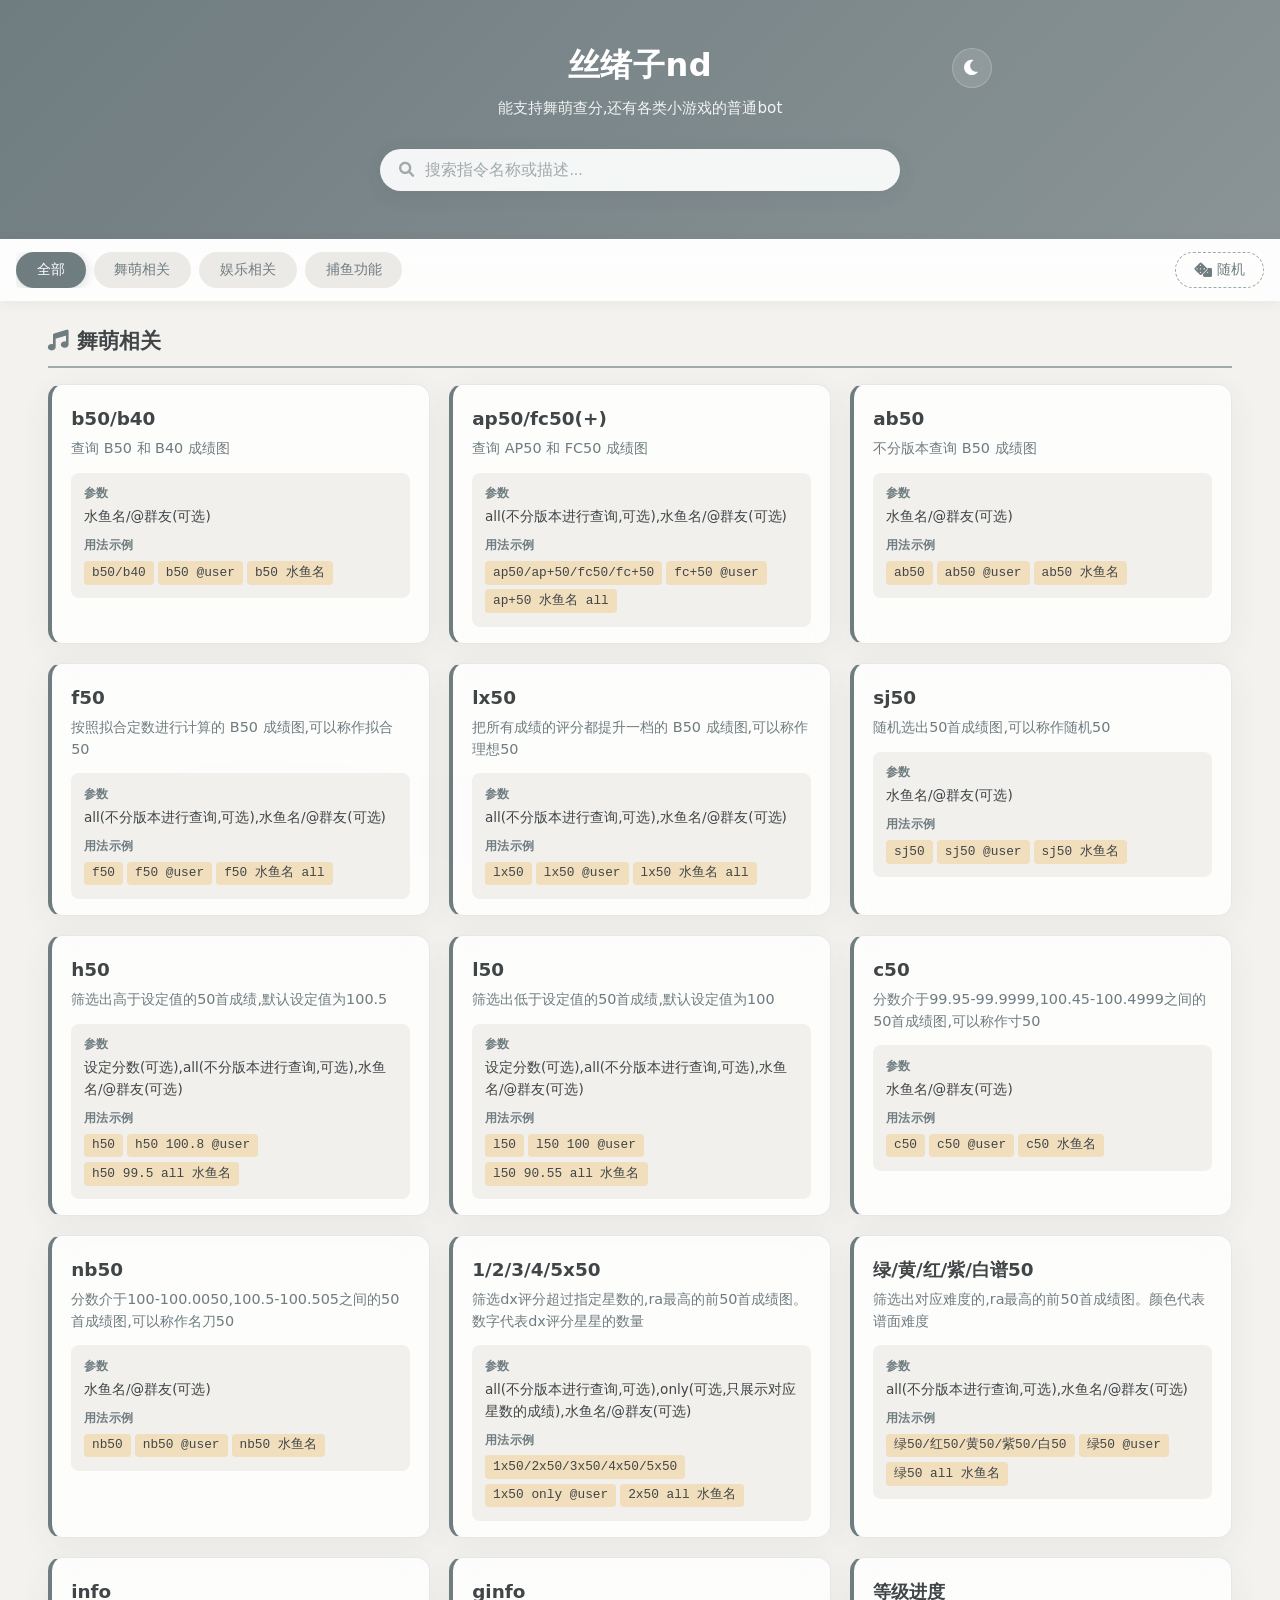
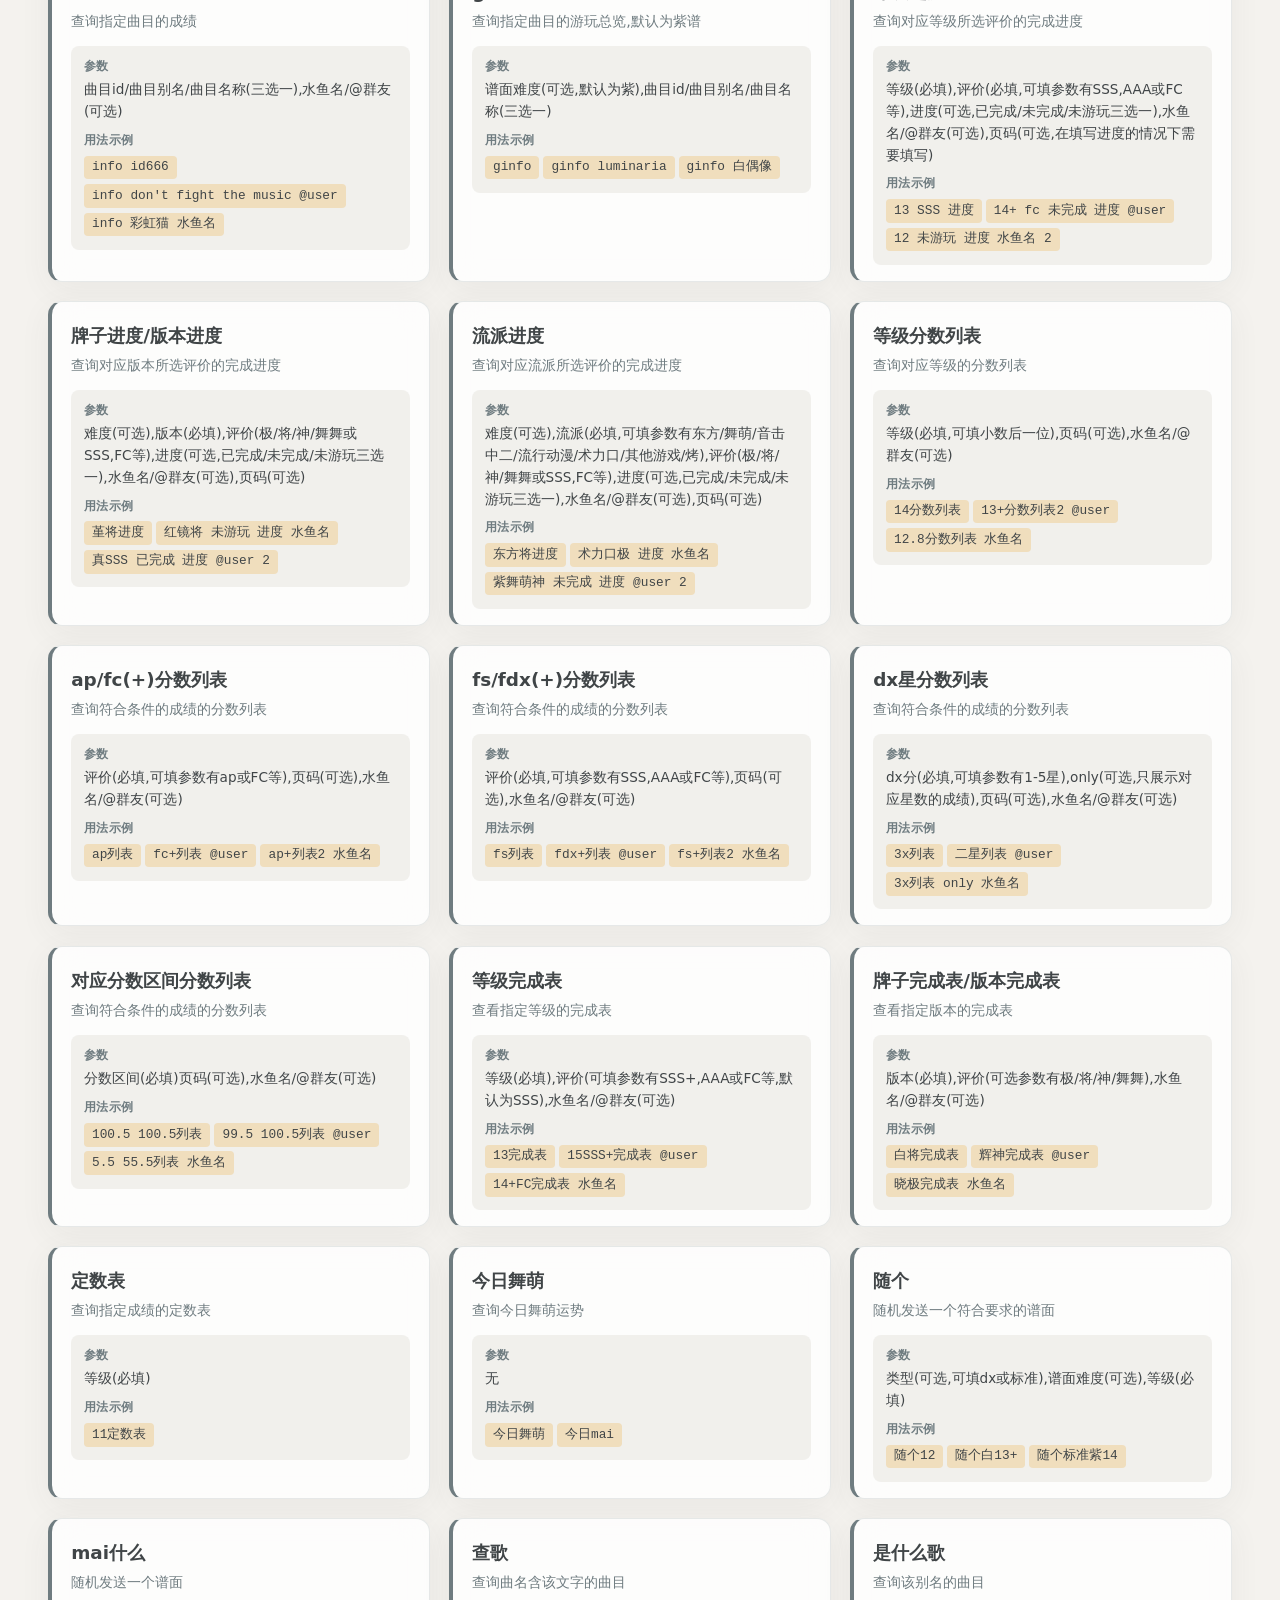
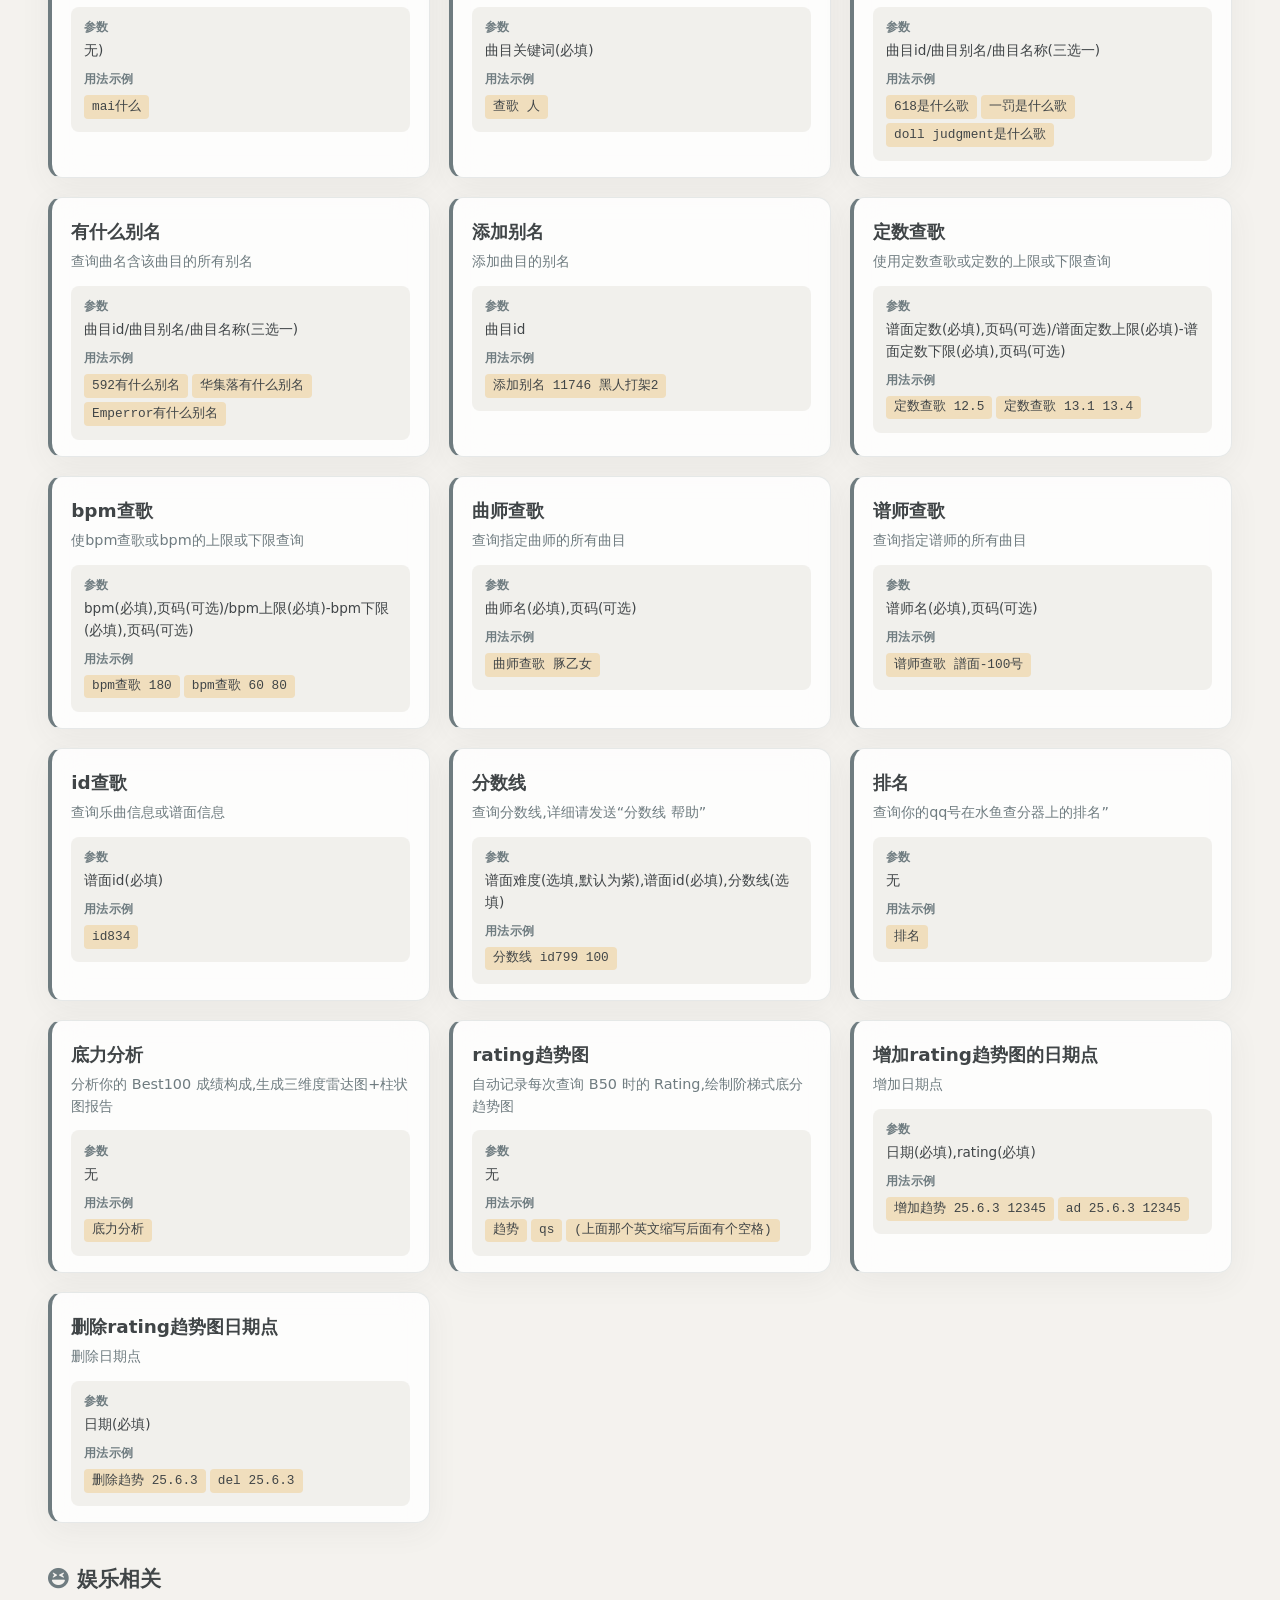
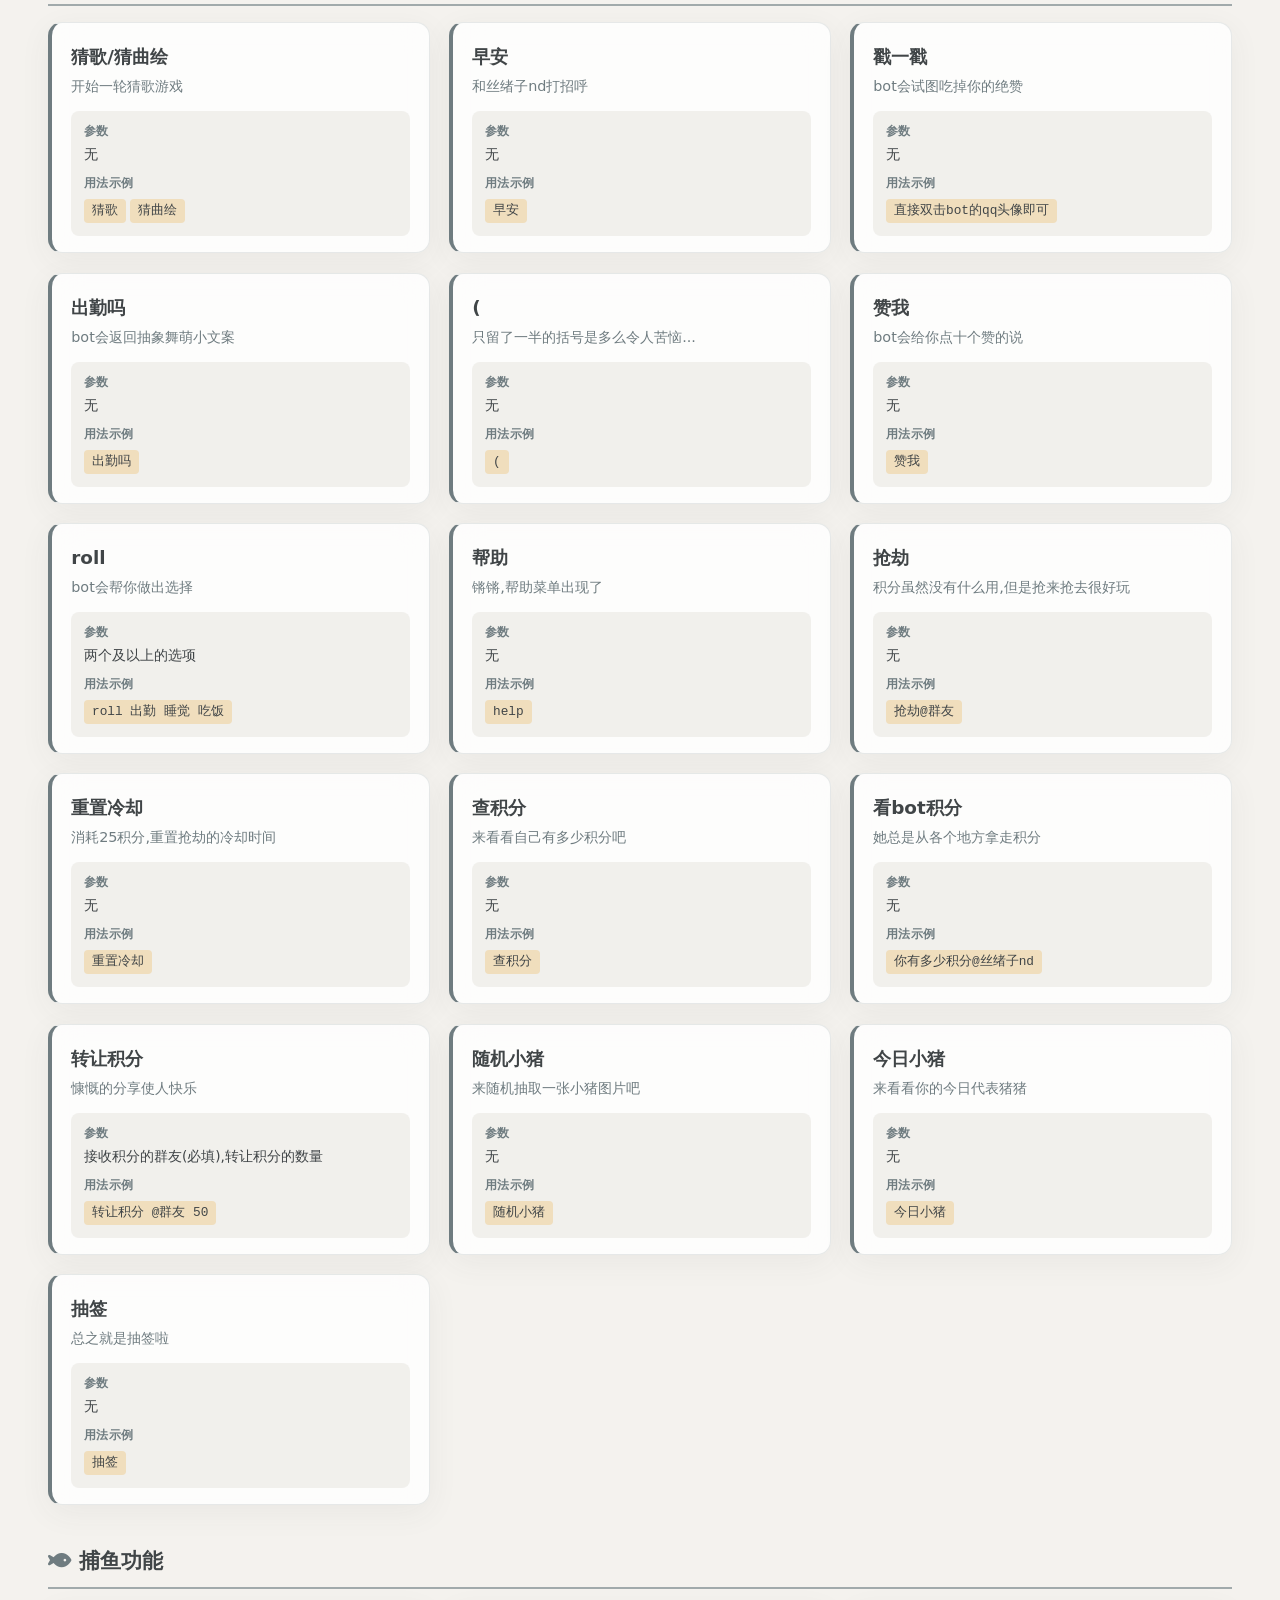
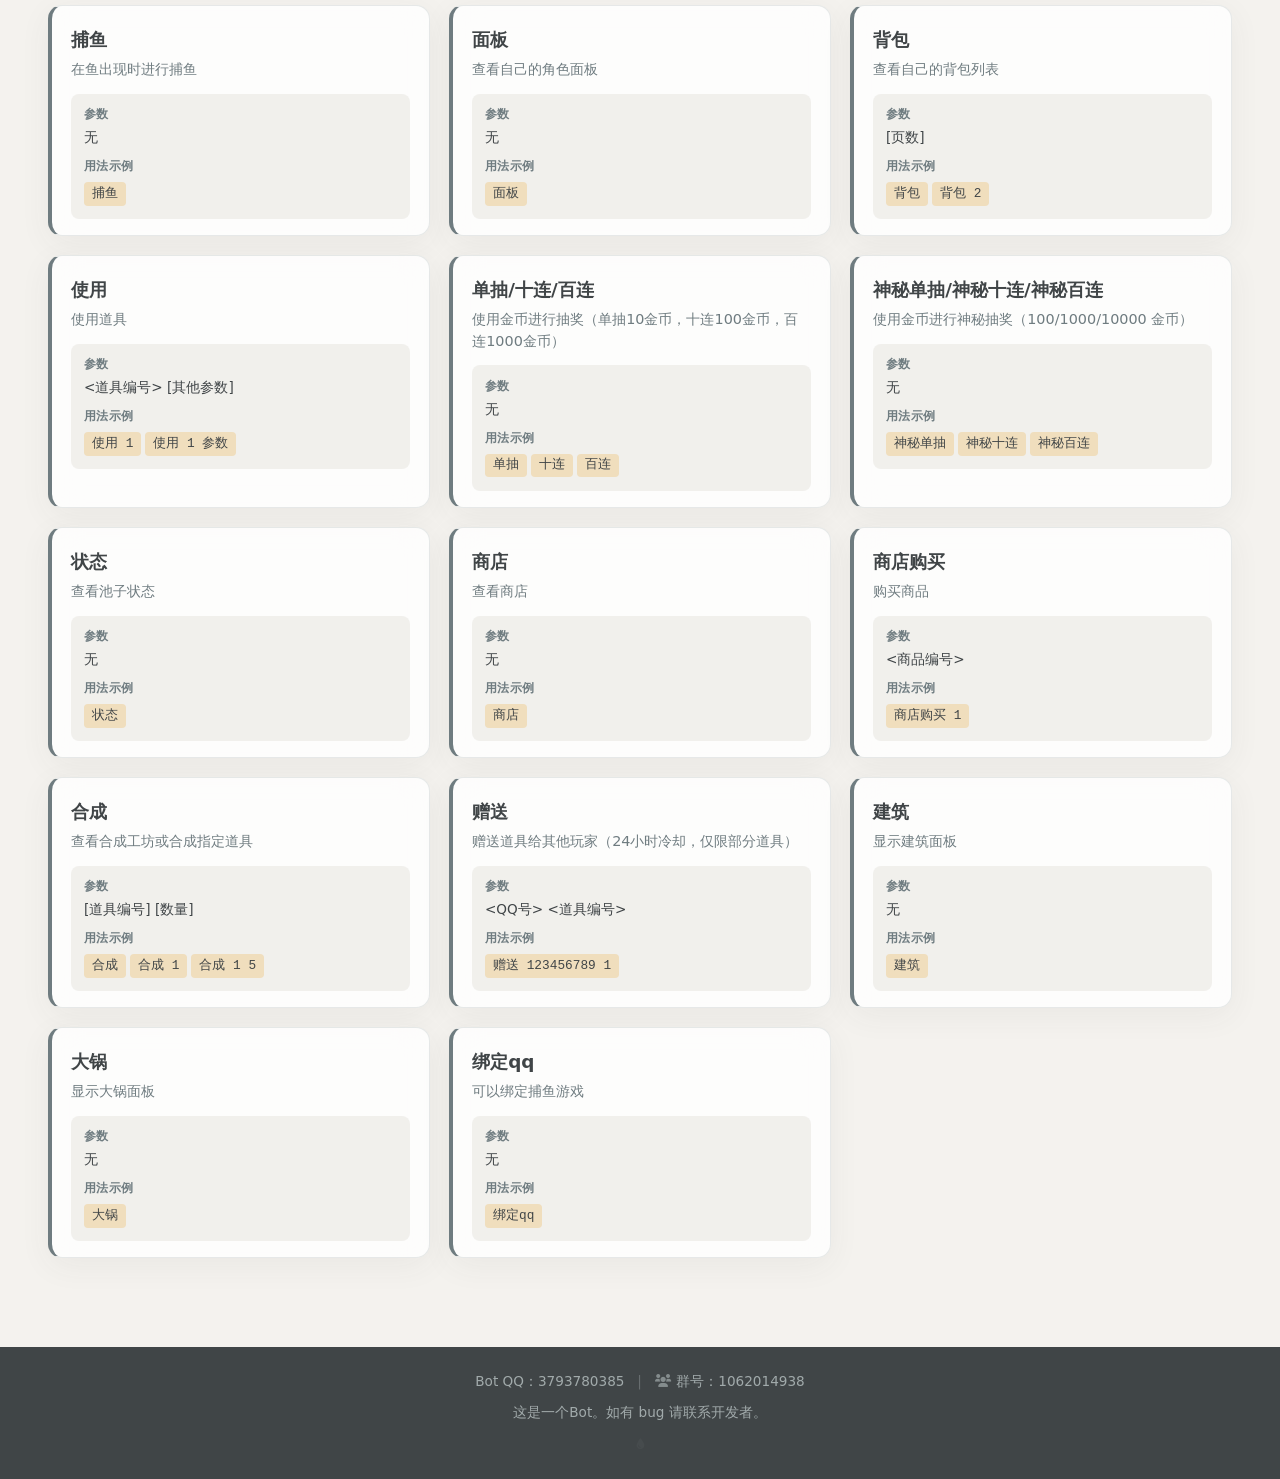
<file: html/note/index.html>
<!DOCTYPE html>
<html lang="zh-CN">
<head>
    <meta charset="UTF-8">
    <meta name="viewport" content="width=device-width, initial-scale=1.0">
    <title>丝绪子的便签纸</title>
    <!-- 预连接与预加载 -->
    <link rel="stylesheet" href="css/style.css">
    <link href="https://cdnjs.cloudflare.com/ajax/libs/font-awesome/6.0.0/css/all.min.css" rel="stylesheet">
    <!-- 手写体字体 -->
    <link href="https://fonts.googleapis.com/css2?family=ZCOOL+KuaiLe&family=Ma+Shan+Zheng&display=swap" rel="stylesheet">
    <!-- 主题色 -->
    <meta name="theme-color" content="#6F7C80">
<base target="_blank">
</head>
<body>
    <!-- 水波纹过渡层 -->
    <div id="transition-overlay"></div>

    <!-- 雨季彩蛋雨滴容器 -->
    <div id="rainContainer" class="rain-container"></div>

    <!-- 顶部区域 -->
    <header class="site-header">
        <div class="header-inner">
            <button class="theme-toggle" id="themeToggle" aria-label="切换主题">
                <i class="fa-solid fa-moon"></i>
            </button>
            <h1 id="site-title">丝绪子的便签纸</h1>
            <p id="site-desc">加载中...</p>

            <div class="search-wrap">
                <i class="fa-solid fa-search" aria-hidden="true"></i>
                <input type="text" id="searchInput" placeholder="搜索指令名称或描述..." autocomplete="off" aria-label="搜索">
                <button id="clearSearch" class="clear-btn" aria-label="清除搜索">
                    <i class="fa-solid fa-times"></i>
                </button>
            </div>
        </div>
    </header>

    <!-- 分类导航 -->
    <nav class="category-nav" id="categoryNav" aria-label="指令分类">
        <div class="cat-list" id="catList"></div>
        <button id="randomBtn" class="random-btn-nav" title="不知道玩什么？">
            <i class="fa-solid fa-dice"></i>
            <span>随机</span>
        </button>
    </nav>

    <!-- 指令内容 -->
    <main class="main-content" id="mainContent">
        <!-- 动态生成 -->
    </main>

    <!-- 日记便签弹窗 -->
    <div id="diaryModal" class="diary-modal">
        <div class="diary-modal-backdrop"></div>
        <div class="diary-modal-content">
            <button class="diary-modal-close" id="diaryModalClose" aria-label="关闭">
                <i class="fa-solid fa-xmark"></i>
            </button>
            <!-- 上一篇按钮 -->
            <button class="diary-nav-btn diary-nav-prev" id="diaryNavPrev" aria-label="上一篇" title="上一篇">
                <i class="fa-solid fa-chevron-left"></i>
            </button>
            <!-- 下一篇按钮 -->
            <button class="diary-nav-btn diary-nav-next" id="diaryNavNext" aria-label="下一篇" title="下一篇">
                <i class="fa-solid fa-chevron-right"></i>
            </button>
            <!-- 翻页指示器 -->
            <div class="diary-nav-indicator" id="diaryNavIndicator"></div>

            <div class="diary-modal-header">
                <div class="diary-modal-pin">
                    <i class="fa-solid fa-thumbtack"></i>
                </div>
                <div class="diary-modal-mood" id="diaryModalMood"></div>
                <h3 class="diary-modal-title" id="diaryModalTitle"></h3>
                <div class="diary-modal-meta">
                    <span id="diaryModalDate"><i class="fa-regular fa-calendar"></i> <span></span></span>
                    <span id="diaryModalWeather"><i class="fa-solid fa-cloud-sun"></i> <span></span></span>
                </div>
            </div>
            <div class="diary-modal-body">
                <div class="diary-modal-text" id="diaryModalText"></div>
                <!-- 批注区域 -->
                <div class="diary-modal-annotations" id="diaryModalAnnotations"></div>
            </div>
            <div class="diary-modal-tape"></div>
        </div>
    </div>

    <!-- 隐藏笔记弹窗（特殊彩蛋） -->
    <div id="hiddenNoteModal" class="diary-modal hidden-note-modal">
        <div class="diary-modal-backdrop"></div>
        <div class="diary-modal-content">
            <button class="diary-modal-close" id="hiddenNoteClose" aria-label="关闭">
                <i class="fa-solid fa-xmark"></i>
            </button>
            <div class="diary-modal-header">
                <div class="diary-modal-pin hidden-pin">
                    <i class="fa-solid fa-thumbtack"></i>
                </div>
                <div class="hidden-note-badge">
                    <i class="fa-solid fa-key"></i> 隐藏笔记
                </div>
                <h3 class="diary-modal-title" id="hiddenNoteTitle"></h3>
                <div class="diary-modal-meta">
                    <span id="hiddenNoteDate"><i class="fa-regular fa-calendar"></i> <span></span></span>
                    <span id="hiddenNoteWeather"><i class="fa-solid fa-cloud-sun"></i> <span></span></span>
                </div>
            </div>
            <div class="diary-modal-body">
                <div class="diary-modal-text hidden-note-text" id="hiddenNoteText"></div>
                <div class="diary-modal-annotations" id="hiddenNoteAnnotations"></div>
            </div>
            <div class="diary-modal-tape hidden-tape"></div>
        </div>
    </div>

    <!-- 资料弹窗 -->
    <div id="materialModal" class="diary-modal material-modal">
        <div class="diary-modal-backdrop"></div>
        <div class="diary-modal-content" id="materialContent">
            <button class="diary-modal-close" id="materialModalClose" aria-label="关闭">
                <i class="fa-solid fa-xmark"></i>
            </button>
            <div id="materialInner"></div>
        </div>
    </div>

    <!-- 底部 -->
    <footer class="site-footer">
        <div class="contact-bar">
            <span class="contact-item">Bot QQ：3793780385</span>
            <span class="contact-sep">|</span>
            <span class="contact-item"><i class="fa-solid fa-users"></i> 群号：1062014938</span>
        </div>
        <p id="footer-text">加载中...</p>
        <a href="/rain/index.html" class="secret-door" title="雨之境" aria-label="雨之境">
            <i class="fa-solid fa-droplet"></i>
        </a>
    </footer>

    <!-- 返回顶部 -->
    <button id="backToTop" class="back-to-top" aria-label="返回顶部">
        <i class="fa-solid fa-arrow-up"></i>
    </button>

    <script src="../common/config.js"></script>
    <script src="../common/auth.js"></script>
    <script src="modules/utils.js"></script>
    <script src="data.js"></script>
    <script src="script.js"></script>
</body>
</html>
</file>
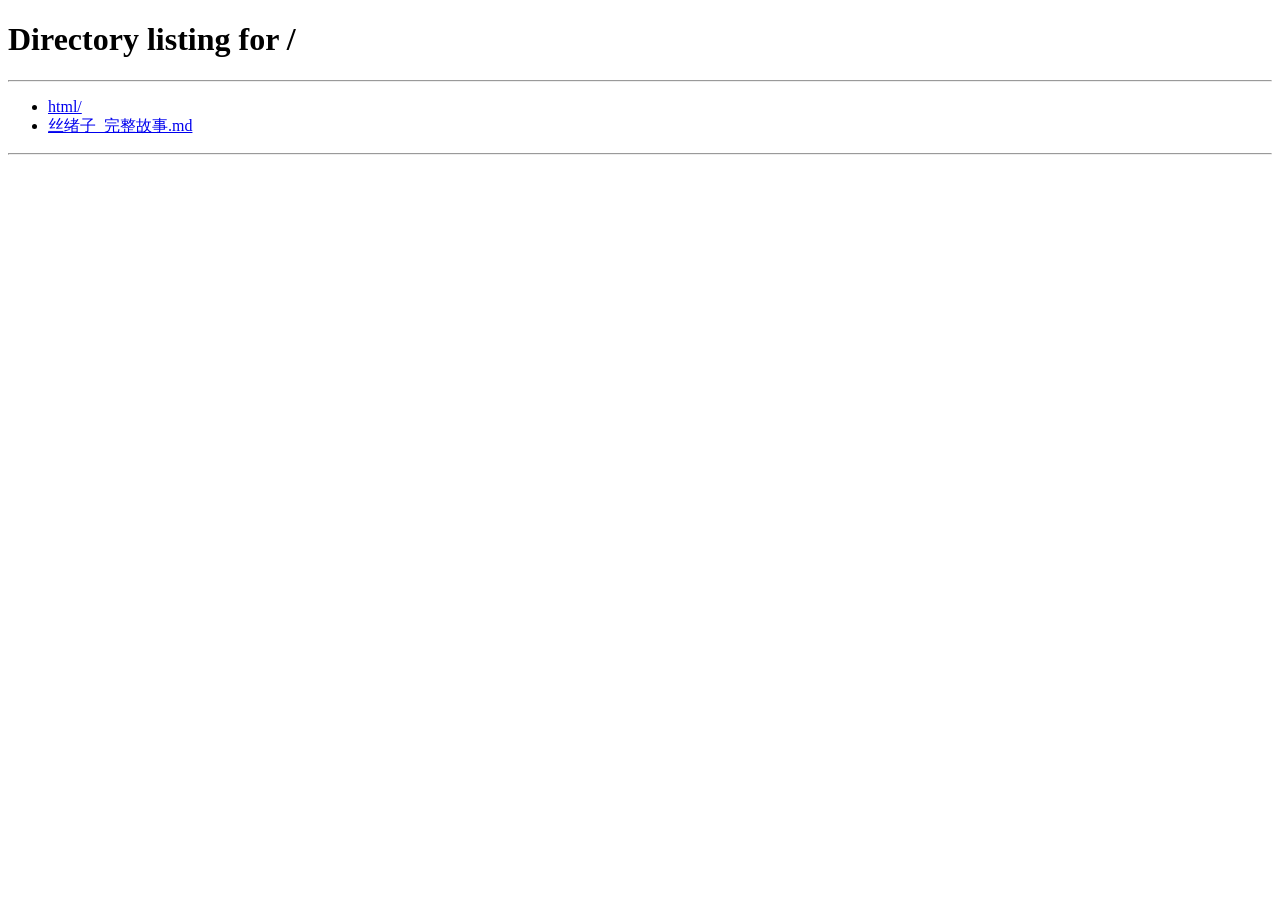
<file: html/profile/index.html>
<!DOCTYPE html>
<html lang="zh-CN">
<head>
    <meta charset="UTF-8">
    <meta name="viewport" content="width=device-width, initial-scale=1.0">
    <title>个人信息 - 丝绪子的秘密基地</title>
    <link href="https://fonts.googleapis.com/css2?family=Ma+Shan+Zheng&family=ZCOOL+KuaiLe&display=swap" rel="stylesheet">
    <link rel="stylesheet" href="profile.css">
</head>
<body>
    <!-- 多层渐变 -->
    <div class="bg-gradient"></div>
    <!-- 粒子 Canvas -->
    <canvas id="bgParticles"></canvas>
    <!-- 背景装饰层：浮动光球 -->
    <div class="bg-orbs">
        <div class="orb orb-1"></div>
        <div class="orb orb-2"></div>
        <div class="orb orb-3"></div>
        <div class="orb orb-4"></div>
        <div class="orb orb-5"></div>
    </div>
    <!-- 背景装饰层：几何线条 -->
    <div class="bg-lines">
        <div class="line line-1"></div>
        <div class="line line-2"></div>
        <div class="line line-3"></div>
        <div class="line line-4"></div>
    </div>

    <div class="profile-wrap" id="profileWrap">
        <!-- 头部 -->
        <div class="profile-header">
            <a href="/" class="btn btn-back" id="btnBack">← 返回首页</a>
            <h1 class="profile-title">个人信息</h1>
            <div class="profile-spacer"></div>
        </div>

        <!-- 主要内容区 -->
        <div class="profile-grid">
            <!-- 用户卡片 -->
            <div class="profile-card user-card">
                <div class="user-avatar">
                    <div class="avatar-ring"></div>
                    <span class="avatar-text">我</span>
                </div>
                <div class="user-info">
                    <div class="info-row">
                        <span class="info-label">昵称</span>
                        <div class="nickname-wrap" id="nicknameWrap">
                            <span class="nickname-text" id="nicknameText">--</span>
                            <button class="btn-edit" id="btnEditNickname" title="编辑昵称">✎</button>
                        </div>
                        <div class="nickname-edit" id="nicknameEdit" style="display:none">
                            <input type="text" id="nicknameInput" class="nickname-input" maxlength="20" placeholder="输入新昵称">
                            <div class="edit-actions">
                                <button class="btn btn-save" id="btnSaveNickname">保存</button>
                                <button class="btn btn-cancel" id="btnCancelNickname">取消</button>
                            </div>
                        </div>
                    </div>
                    <div class="info-row">
                        <span class="info-label">QQ</span>
                        <span class="info-value" id="qqValue">--</span>
                    </div>
                </div>
            </div>

            <!-- 积分卡片 -->
            <div class="profile-card points-card">
                <div class="card-icon">✦</div>
                <h2 class="card-title">我的积分</h2>
                <div class="points-number" id="pointsNumber">--</div>
                <div class="points-label">当前积分</div>
            </div>

            <!-- 积分详情卡片 -->
            <div class="profile-card details-card">
                <h2 class="card-title">积分详情</h2>
                <div class="details-list" id="detailsList">
                    <div class="detail-item">
                        <span class="detail-label">最后签到日期</span>
                        <span class="detail-value" id="lastSignInDate">--</span>
                    </div>
                    <div class="detail-item">
                        <span class="detail-label">连续签到</span>
                        <span class="detail-value" id="consecutiveSignIn">--</span>
                    </div>
                    <div class="detail-item">
                        <span class="detail-label">累计签到</span>
                        <span class="detail-value" id="totalSignIn">--</span>
                    </div>
                    <div class="detail-item">
                        <span class="detail-label">最后点赞日期</span>
                        <span class="detail-value" id="lastLikeDate">--</span>
                    </div>
                    <div class="detail-item">
                        <span class="detail-label">最后抢夺时间</span>
                        <span class="detail-value" id="lastGrabTime">--</span>
                    </div>
                    <div class="detail-item">
                        <span class="detail-label">最后转让日期</span>
                        <span class="detail-value" id="lastTransferDate">--</span>
                    </div>
                </div>
            </div>

            <!-- 彩蛋进度卡片 -->
            <div class="profile-card easter-card">
                <h2 class="card-title">🎮 探索进度</h2>
                <div class="easter-progress-list" id="easterProgressList">
                    <div class="easter-loading">加载中...</div>
                </div>
            </div>

            <!-- 账号信息卡片 -->
            <div class="profile-card account-card">
                <h2 class="card-title">账号信息</h2>
                <div class="details-list">
                    <div class="detail-item">
                        <span class="detail-label">注册时间</span>
                        <span class="detail-value" id="createdAt">--</span>
                    </div>
                    <div class="detail-item">
                        <span class="detail-label">最后登录</span>
                        <span class="detail-value" id="lastLoginAt">--</span>
                    </div>
                </div>
            </div>
        </div>

        <!-- 退出登录 -->
        <div class="logout-wrap">
            <button class="btn btn-danger" id="btnLogout">退出登录</button>
        </div>
    </div>

    <!-- 提示消息 -->
    <div class="toast" id="toast"></div>

    <script src="../common/config.js"></script>
    <script src="../common/auth.js"></script>
    <script src="../common/particles.js"></script>
    <script src="profile.js"></script>
</body>
</html>
</file>
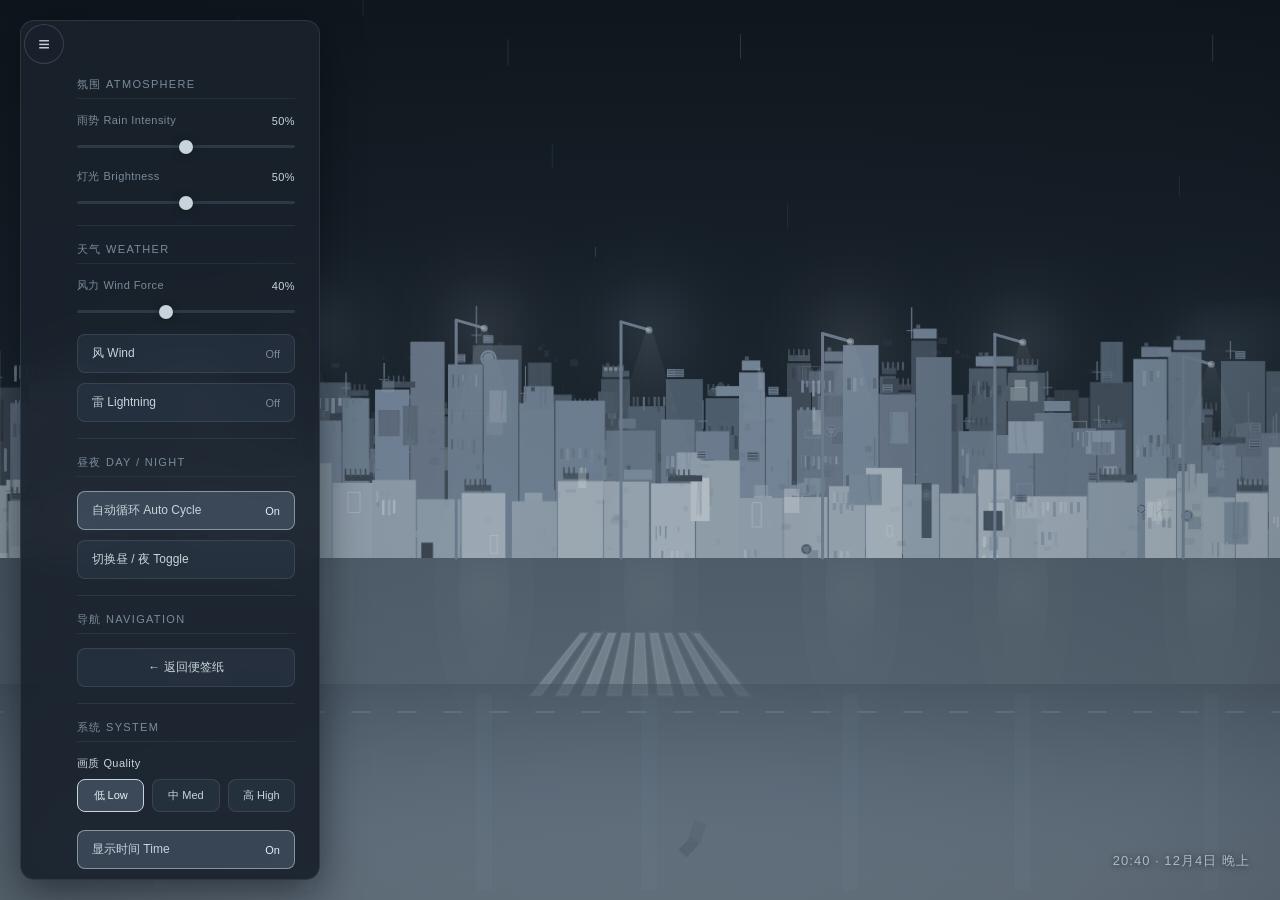
<file: html/rain/index.html>
<!DOCTYPE html>
<html lang="zh-CN">
<head>
    <meta charset="UTF-8">
    <meta name="viewport" content="width=device-width, initial-scale=1.0">
    <title>雨之境 </title>
    
    <base target="_blank">
    <link rel="stylesheet" href="rain.css">
<base target="_blank">
</head>
<body>
    <canvas id="canvas"></canvas>
    <div id="timeDisplay">02:47 · 6月14日 凌晨</div>
    <div id="menuToggle">≡</div>
    <div id="menu">
        <h3>氛围 Atmosphere</h3>
        <div class="menu-row"><div class="menu-label"><span>雨势 Rain Intensity</span><span id="rainVal">50%</span></div><input type="range" id="rainSlider" min="0" max="100" value="50"></div>
        <div class="menu-row"><div class="menu-label"><span>灯光 Brightness</span><span id="lightVal">50%</span></div><input type="range" id="lightSlider" min="0" max="100" value="50"></div>
        <div class="divider"></div><h3>天气 Weather</h3>
        <div class="menu-row"><div class="menu-label"><span>风力 Wind Force</span><span id="windVal">40%</span></div><input type="range" id="windSlider" min="0" max="100" value="40"></div>
        <button class="toggle-btn" id="windToggle"><span>风 Wind</span><span id="windStatus">Off</span></button>
        <button class="toggle-btn" id="lightningToggle"><span>雷 Lightning</span><span id="lightningStatus">Off</span></button>
        <div class="divider"></div><h3>昼夜 Day / Night</h3>
        <button class="toggle-btn active" id="autoDayNightToggle"><span>自动循环 Auto Cycle</span><span id="autoStatus">On</span></button>
        <button class="action-btn" id="manualDayNightBtn">切换昼 / 夜 Toggle</button>
        <div class="divider"></div><h3>导航 Navigation</h3>
        <a href="/note" class="action-btn" style="text-decoration:none;justify-content:center;">← 返回便签纸</a>
        <div class="divider"></div><h3>系统 System</h3>
        <div class="menu-row"><div class="menu-label"><span>画质 Quality</span></div><div class="btn-group"><button class="action-btn quality-btn active" data-q="low">低 Low</button><button class="action-btn quality-btn" data-q="medium">中 Med</button><button class="action-btn quality-btn" data-q="high">高 High</button></div></div>
        <button class="toggle-btn active" id="timeToggle"><span>显示时间 Time</span><span id="timeStatus">On</span></button>
        <div class="hint">点击 ≡ 收起菜单 · 滚轮控制景深 · 拖拽物件</div>
    </div>
    
    <script src="rain.js"></script>
</body>
</html>
</file>
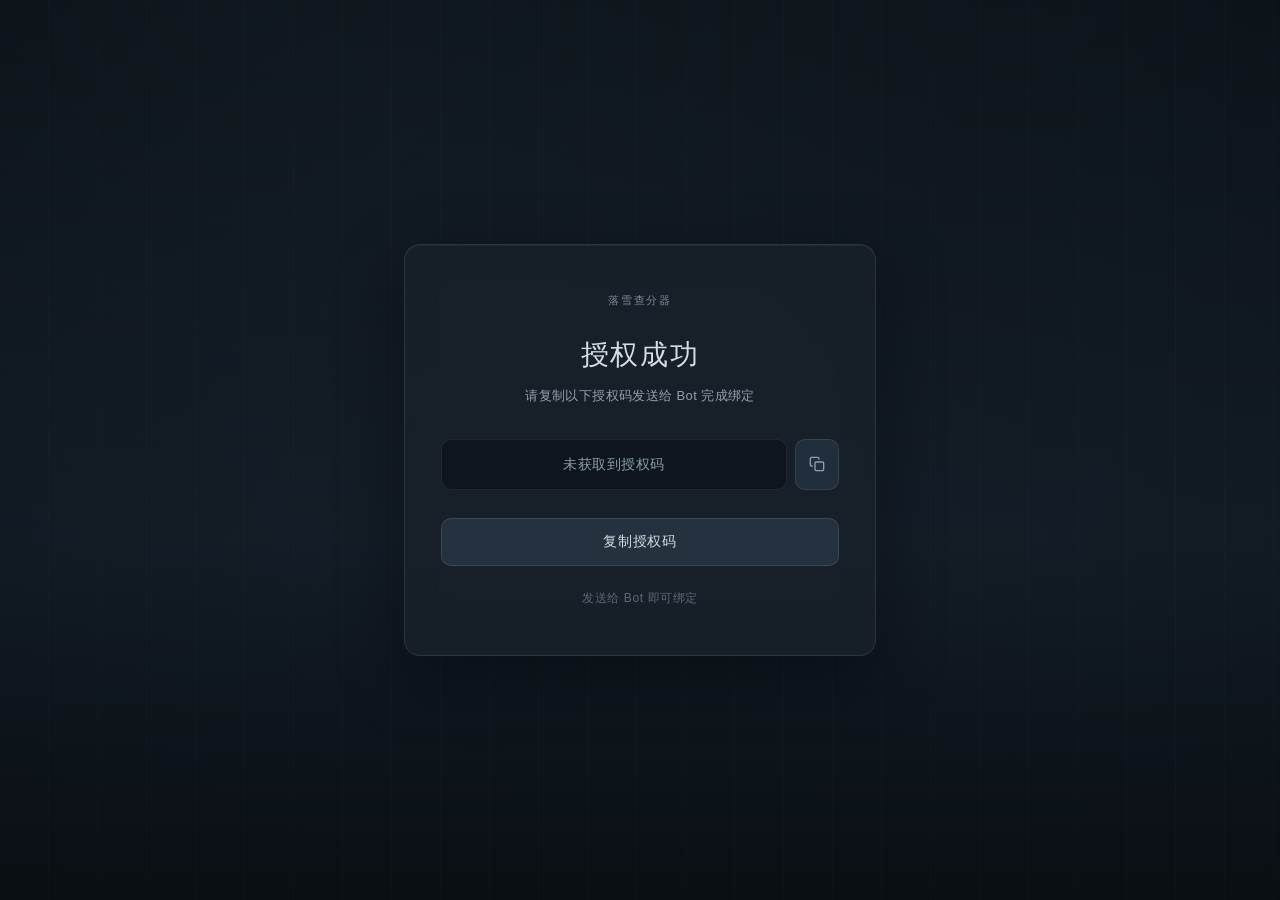
<file: html/search/index.html>
<!DOCTYPE html>
<html lang="zh-CN">
<head>
    <meta charset="UTF-8">
    <meta name="viewport" content="width=device-width, initial-scale=1.0">
    <title>落雪查分器 · 授权</title>
    <link rel="stylesheet" href="search.css">
</head>
<body>
    <div class="rain-bg" id="rainBg"></div>
    <div class="vignette"></div>

    <div class="container">
        <div class="card">
            <div class="brand">落雪查分器</div>
            <h1>授权成功</h1>
            <p class="subtitle">请复制以下授权码发送给 Bot 完成绑定</p>
            <div class="code-wrap">
                <div class="code" id="code"></div>
                <button class="copy-btn" id="copyBtn" aria-label="复制授权码">
                    <svg width="16" height="16" viewBox="0 0 24 24" fill="none" stroke="currentColor" stroke-width="2" stroke-linecap="round" stroke-linejoin="round"><rect x="9" y="9" width="13" height="13" rx="2" ry="2"></rect><path d="M5 15H4a2 2 0 0 1-2-2V4a2 2 0 0 1 2-2h9a2 2 0 0 1 2 2v1"></path></svg>
                </button>
            </div>
            <button class="btn" id="copyBtnMain">复制授权码</button>
            <p class="hint">发送给 Bot 即可绑定</p>
        </div>
    </div>

    <script src="search.js"></script>
</body>
</html>
</file>
<file: html/note/css/style.css>
@import url('variables.css');
@import url('base.css');
@import url('cards.css');
@import url('modals.css');
@import url('animations.css');
</file>
<file: html/profile/profile.css>
/* ===== 个人信息页面样式 ===== */

/* ---------- 基础 ---------- */
* { margin: 0; padding: 0; box-sizing: border-box; }

:root {
    --bg: #A8C4C9;
    --card-bg: #D5E2E6;
    --primary: #89A0A7;
    --secondary: #6a8a90;
    --text: #3a5c62;
    --text-light: #5a7c82;
    --deep: #4a6a70;
    --accent: #E8D5B7;
    --accent2: #C9D8A8;
    --glow: rgba(213, 226, 230, 0.55);
    --glow-warm: rgba(232, 213, 183, 0.4);
}

html, body {
    font-family: 'ZCOOL KuaiLe', 'Ma Shan Zheng', sans-serif;
    background: var(--bg);
    min-height: 100vh;
    overflow-x: hidden;
    position: relative;
    color: var(--text);
}

/* ---------- 背景（与主页保持一致） ---------- */
.bg-gradient {
    position: fixed;
    inset: 0;
    pointer-events: none;
    z-index: 0;
    background:
        radial-gradient(ellipse 80% 60% at 20% 30%, rgba(247,250,240,0.28) 0%, transparent 70%),
        radial-gradient(ellipse 60% 50% at 80% 70%, rgba(213,226,230,0.45) 0%, transparent 60%),
        radial-gradient(ellipse 50% 40% at 50% 10%, rgba(247,250,240,0.18) 0%, transparent 55%),
        radial-gradient(ellipse 100% 80% at 50% 50%, rgba(232,213,183,0.12) 0%, transparent 60%);
}

.bg-orbs {
    position: fixed;
    inset: 0;
    pointer-events: none;
    z-index: 0;
    overflow: hidden;
}
.orb {
    position: absolute;
    border-radius: 50%;
    filter: blur(60px);
    opacity: 0.45;
    animation: orbFloat 12s ease-in-out infinite;
    will-change: transform;
}
.orb-1 {
    width: 300px; height: 300px;
    background: radial-gradient(circle, rgba(247,250,240,0.5) 0%, transparent 70%);
    top: 5%; left: 5%;
    animation-delay: 0s;
}
.orb-2 {
    width: 200px; height: 200px;
    background: radial-gradient(circle, rgba(232,213,183,0.4) 0%, transparent 70%);
    top: 60%; right: 8%;
    animation-delay: -3s;
    animation-duration: 15s;
}
.orb-3 {
    width: 250px; height: 250px;
    background: radial-gradient(circle, rgba(201,216,168,0.35) 0%, transparent 70%);
    bottom: 10%; left: 15%;
    animation-delay: -6s;
    animation-duration: 18s;
}
.orb-4 {
    width: 180px; height: 180px;
    background: radial-gradient(circle, rgba(213,226,230,0.45) 0%, transparent 70%);
    top: 30%; right: 25%;
    animation-delay: -9s;
    animation-duration: 14s;
}
.orb-5 {
    width: 150px; height: 150px;
    background: radial-gradient(circle, rgba(247,250,240,0.4) 0%, transparent 70%);
    bottom: 30%; right: 5%;
    animation-delay: -5s;
    animation-duration: 16s;
}
@keyframes orbFloat {
    0%, 100% { transform: translate(0, 0) scale(1); }
    25% { transform: translate(20px, -30px) scale(1.05); }
    50% { transform: translate(-10px, 15px) scale(0.95); }
    75% { transform: translate(15px, 10px) scale(1.02); }
}

.bg-lines {
    position: fixed;
    inset: 0;
    pointer-events: none;
    z-index: 0;
    overflow: hidden;
}
.line {
    position: absolute;
    background: linear-gradient(90deg, transparent, rgba(247,250,240,0.2), transparent);
    animation: lineDrift 20s linear infinite;
    will-change: transform;
}
.line-1 {
    width: 1px; height: 120%;
    top: -10%; left: 15%;
    animation-delay: 0s;
}
.line-2 {
    width: 1px; height: 100%;
    top: 0; right: 20%;
    animation-delay: -5s;
    animation-duration: 25s;
    opacity: 0.6;
}
.line-3 {
    width: 200px; height: 1px;
    top: 25%; left: -10%;
    animation: lineDriftH 18s linear infinite;
    animation-delay: -3s;
}
.line-4 {
    width: 250px; height: 1px;
    bottom: 30%; right: -10%;
    animation: lineDriftH 22s linear infinite;
    animation-delay: -8s;
    opacity: 0.7;
}
@keyframes lineDrift {
    0% { transform: translateY(-50px) rotate(0deg); opacity: 0; }
    10% { opacity: 1; }
    90% { opacity: 1; }
    100% { transform: translateY(50px) rotate(0.5deg); opacity: 0; }
}
@keyframes lineDriftH {
    0% { transform: translateX(-50px) rotate(0deg); opacity: 0; }
    10% { opacity: 1; }
    90% { opacity: 1; }
    100% { transform: translateX(50px) rotate(0.5deg); opacity: 0; }
}

#bgParticles {
    position: fixed;
    inset: 0;
    z-index: 0;
    pointer-events: none;
}

/* ---------- 主容器 ---------- */
.profile-wrap {
    position: relative;
    z-index: 1;
    max-width: 600px;
    width: 100%;
    margin: 0 auto;
    padding: 24px 20px 40px;
    min-height: 100vh;
    display: flex;
    flex-direction: column;
}

/* ---------- 头部 ---------- */
.profile-header {
    display: flex;
    align-items: center;
    justify-content: space-between;
    margin-bottom: 24px;
    gap: 12px;
}
.profile-title {
    font-size: 20px;
    color: var(--text);
    letter-spacing: 3px;
    text-align: center;
    flex: 1;
}
.profile-spacer {
    width: 90px;
}

/* ---------- 按钮 ---------- */
.btn {
    font-family: inherit;
    font-size: 14px;
    padding: 8px 18px;
    border: none;
    border-radius: 20px;
    cursor: pointer;
    transition: all 0.25s ease;
    letter-spacing: 1px;
    position: relative;
    overflow: hidden;
    text-decoration: none;
    display: inline-flex;
    align-items: center;
    justify-content: center;
}
.btn-back {
    background: rgba(255,255,255,0.65);
    backdrop-filter: blur(10px);
    color: var(--text);
    border: 1px solid rgba(255,255,255,0.35);
    box-shadow: 0 2px 10px rgba(58,92,98,0.1);
    width: 90px;
}
.btn-back:hover {
    background: rgba(255,255,255,0.9);
    transform: translateY(-1px);
    box-shadow: 0 4px 14px rgba(58,92,98,0.15);
}

.btn-save {
    background: var(--primary);
    color: #fff;
    font-size: 13px;
    padding: 6px 14px;
    box-shadow: 0 2px 8px rgba(58, 92, 98, 0.2);
}
.btn-save:hover {
    background: var(--secondary);
    transform: translateY(-1px);
}

.btn-cancel {
    background: transparent;
    color: var(--text-light);
    border: 1px solid rgba(137,160,167,0.35);
    font-size: 13px;
    padding: 6px 14px;
}
.btn-cancel:hover {
    background: rgba(137,160,167,0.1);
    transform: translateY(-1px);
}

.btn-danger {
    background: transparent;
    color: #b09090;
    border: 2px solid rgba(176,144,144,0.35);
    padding: 10px 28px;
}
.btn-danger:hover {
    background: rgba(176,144,144,0.15);
    color: #9a7a7a;
    transform: translateY(-2px);
    box-shadow: 0 4px 14px rgba(176,144,144,0.2);
}

.btn:active {
    transform: translateY(0) scale(0.96);
}

/* ---------- 卡片 ---------- */
.profile-grid {
    display: flex;
    flex-direction: column;
    gap: 16px;
    flex: 1;
}

.profile-card {
    background: var(--card-bg);
    border-radius: 20px;
    border: 2px solid var(--primary);
    padding: 24px;
    box-shadow:
        0 4px 20px rgba(58, 92, 98, 0.12),
        0 1px 3px rgba(58, 92, 98, 0.08),
        inset 0 1px 0 rgba(255,255,255,0.4);
    background-image:
        url("data:image/svg+xml,%3Csvg viewBox='0 0 200 200' xmlns='http://www.w3.org/2000/svg'%3E%3Cfilter id='n'%3E%3CfeTurbulence type='fractalNoise' baseFrequency='0.75' numOctaves='3' stitchTiles='stitch'/%3E%3C/filter%3E%3Crect width='100%25' height='100%25' filter='url(%23n)' opacity='0.04'/%3E%3C/svg%3E"),
        linear-gradient(180deg, rgba(255,255,255,0.25) 0%, transparent 40%);
    background-blend-mode: overlay, normal;
    animation: fadeInUp 0.6s ease forwards;
    opacity: 0;
}
.profile-card:nth-child(1) { animation-delay: 0.05s; }
.profile-card:nth-child(2) { animation-delay: 0.15s; }
.profile-card:nth-child(3) { animation-delay: 0.25s; }
.profile-card:nth-child(4) { animation-delay: 0.35s; }
.profile-card:nth-child(5) { animation-delay: 0.45s; }

@keyframes fadeInUp {
    from { opacity: 0; transform: translateY(20px); }
    to { opacity: 1; transform: translateY(0); }
}

/* ---------- 用户卡片 ---------- */
.user-card {
    display: flex;
    align-items: center;
    gap: 20px;
}
.user-avatar {
    position: relative;
    width: 80px;
    height: 80px;
    flex-shrink: 0;
    display: flex;
    align-items: center;
    justify-content: center;
}
.avatar-ring {
    position: absolute;
    inset: 0;
    border-radius: 50%;
    border: 3px solid var(--primary);
    opacity: 0.6;
    animation: avatarPulse 3s ease-in-out infinite;
}
@keyframes avatarPulse {
    0%, 100% { transform: scale(1); opacity: 0.6; }
    50% { transform: scale(1.05); opacity: 0.4; }
}
.avatar-text {
    font-size: 28px;
    color: var(--primary);
}

.user-info {
    flex: 1;
    display: flex;
    flex-direction: column;
    gap: 10px;
}
.info-row {
    display: flex;
    align-items: center;
    gap: 12px;
    flex-wrap: wrap;
}
.info-label {
    font-size: 13px;
    color: var(--text-light);
    min-width: 48px;
    letter-spacing: 1px;
}
.info-value {
    font-size: 15px;
    color: var(--text);
    letter-spacing: 1px;
}

/* ---------- 昵称编辑 ---------- */
.nickname-wrap {
    display: flex;
    align-items: center;
    gap: 8px;
}
.nickname-text {
    font-size: 18px;
    color: var(--text);
    letter-spacing: 1px;
    font-weight: bold;
}
.btn-edit {
    font-family: inherit;
    font-size: 14px;
    width: 28px;
    height: 28px;
    border-radius: 50%;
    border: none;
    background: rgba(255,255,255,0.5);
    color: var(--text-light);
    cursor: pointer;
    transition: all 0.2s ease;
    display: flex;
    align-items: center;
    justify-content: center;
    padding: 0;
}
.btn-edit:hover {
    background: var(--primary);
    color: #fff;
    transform: scale(1.1);
}

.nickname-edit {
    display: flex;
    flex-direction: column;
    gap: 8px;
    width: 100%;
    max-width: 280px;
}
.nickname-input {
    font-family: inherit;
    font-size: 15px;
    padding: 8px 14px;
    border: 2px solid var(--primary);
    border-radius: 12px;
    background: rgba(255,255,255,0.5);
    color: var(--text);
    outline: none;
    transition: border-color 0.2s, box-shadow 0.2s;
    width: 100%;
}
.nickname-input:focus {
    border-color: var(--secondary);
    box-shadow: 0 0 0 3px rgba(106, 138, 144, 0.15);
}
.edit-actions {
    display: flex;
    gap: 8px;
}

/* ---------- 积分卡片 ---------- */
.points-card {
    text-align: center;
    position: relative;
    overflow: hidden;
}
.card-icon {
    position: absolute;
    top: 12px;
    right: 16px;
    font-size: 28px;
    color: var(--accent);
    opacity: 0.6;
    animation: starSpin 8s linear infinite;
}
@keyframes starSpin {
    0% { transform: rotate(0deg); }
    100% { transform: rotate(360deg); }
}
.card-title {
    font-size: 15px;
    color: var(--text-light);
    letter-spacing: 2px;
    margin-bottom: 8px;
}
.points-number {
    font-size: 42px;
    color: var(--text);
    letter-spacing: 2px;
    line-height: 1.2;
    background: linear-gradient(135deg, var(--text) 0%, var(--secondary) 100%);
    -webkit-background-clip: text;
    -webkit-text-fill-color: transparent;
    background-clip: text;
}
.points-label {
    font-size: 13px;
    color: var(--text-light);
    letter-spacing: 1px;
    margin-top: 4px;
}

/* ---------- 详情卡片 ---------- */
.details-card .card-title,
.account-card .card-title {
    margin-bottom: 14px;
    text-align: left;
}
.details-list {
    display: flex;
    flex-direction: column;
    gap: 10px;
}
.detail-item {
    display: flex;
    justify-content: space-between;
    align-items: center;
    padding: 8px 0;
    border-bottom: 1px dashed rgba(137,160,167,0.25);
}
.detail-item:last-child {
    border-bottom: none;
}
.detail-label {
    font-size: 13px;
    color: var(--text-light);
    letter-spacing: 1px;
}
.detail-value {
    font-size: 14px;
    color: var(--text);
    letter-spacing: 0.5px;
}
.detail-value.empty {
    color: var(--text-light);
    opacity: 0.5;
    font-style: italic;
}

/* ---------- 退出登录 ---------- */
.logout-wrap {
    display: flex;
    justify-content: center;
    margin-top: 24px;
    padding-bottom: 20px;
    animation: fadeInUp 0.6s ease 0.45s forwards;
    opacity: 0;
}

/* ---------- Toast 提示 ---------- */
.toast {
    position: fixed;
    bottom: 40px;
    left: 50%;
    transform: translateX(-50%) translateY(20px);
    z-index: 10000;
    padding: 10px 24px;
    background: rgba(58, 92, 98, 0.9);
    backdrop-filter: blur(10px);
    color: #fff;
    border-radius: 20px;
    font-size: 14px;
    letter-spacing: 1px;
    box-shadow: 0 4px 20px rgba(58,92,98,0.3);
    opacity: 0;
    pointer-events: none;
    transition: opacity 0.3s ease, transform 0.3s ease;
    white-space: nowrap;
}
.toast.show {
    opacity: 1;
    transform: translateX(-50%) translateY(0);
}
.toast.error {
    background: rgba(176, 112, 112, 0.9);
}

/* ---------- 响应式 ---------- */
@media (min-width: 900px) {
    .profile-wrap {
        max-width: 700px;
    }
}

@media (max-width: 480px) {
    .profile-wrap {
        padding: 16px 14px 30px;
    }
    .profile-title {
        font-size: 18px;
        letter-spacing: 2px;
    }
    .user-card {
        gap: 14px;
    }
    .user-avatar {
        width: 64px;
        height: 64px;
    }
    .avatar-text {
        font-size: 22px;
    }
    .points-number {
        font-size: 36px;
    }
    .profile-card {
        padding: 18px;
    }
    .nickname-edit {
        max-width: 100%;
    }
}

/* ---------- 彩蛋进度卡片 ---------- */
.easter-card .card-title {
    margin-bottom: 14px;
    text-align: left;
}
.easter-progress-list {
    display: flex;
    flex-direction: column;
    gap: 10px;
}
.easter-progress-item {
    display: flex;
    justify-content: space-between;
    align-items: center;
    padding: 10px 14px;
    background: rgba(255, 255, 255, 0.35);
    border-radius: 12px;
    border: 1px dashed rgba(137, 160, 167, 0.3);
    transition: all 0.25s ease;
}
.easter-progress-item:hover {
    background: rgba(255, 255, 255, 0.55);
    transform: translateX(4px);
}
.easter-progress-label {
    font-size: 14px;
    color: var(--text-light);
    letter-spacing: 1px;
}
.easter-progress-value {
    font-size: 15px;
    color: var(--text);
    font-weight: bold;
    letter-spacing: 1px;
    font-family: 'Courier New', monospace;
    background: rgba(137, 160, 167, 0.15);
    padding: 2px 10px;
    border-radius: 10px;
}
.easter-progress-value.complete {
    color: var(--secondary);
    background: rgba(201, 216, 168, 0.35);
}
.easter-loading {
    font-size: 14px;
    color: var(--text-light);
    text-align: center;
    padding: 10px 0;
}
</file>
<file: html/rain/rain.css>
* {
            margin: 0;
            padding: 0;
            box-sizing: border-box;
        }
        body {
            overflow: hidden;
            background: #0a0f14;
            font-family: -apple-system, BlinkMacSystemFont, 'Segoe UI', Roboto, 'Helvetica Neue', sans-serif;
            -webkit-font-smoothing: antialiased;
        }
        canvas {
            display: block;
            width: 100vw;
            height: 100vh;
        }
        #timeDisplay {
            position: fixed;
            bottom: 30px;
            right: 30px;
            font-size: 13px;
            font-weight: 300;
            letter-spacing: 0.08em;
            color: #c8d4db;
            opacity: 0.75;
            transition: opacity 0.6s ease;
            pointer-events: none;
            user-select: none;
            z-index: 10;
            text-shadow: 0 1px 6px rgba(10, 15, 20, 0.9);
        }
        #timeDisplay.hidden {
            opacity: 0;
        }
        #menuToggle {
            position: fixed;
            top: 24px;
            left: 24px;
            width: 40px;
            height: 40px;
            border-radius: 50%;
            background: rgba(26, 34, 44, 0.85);
            border: 1px solid rgba(110, 128, 145, 0.35);
            color: #c8d4db;
            cursor: pointer;
            display: flex;
            align-items: center;
            justify-content: center;
            font-size: 20px;
            line-height: 1;
            z-index: 21;
            transition: all 0.3s ease;
            backdrop-filter: blur(8px);
            -webkit-backdrop-filter: blur(8px);
        }
        #menuToggle:hover {
            background: rgba(50, 64, 82, 0.9);
            border-color: rgba(200, 212, 219, 0.5);
            transform: scale(1.05);
        }
        #menu {
            position: fixed;
            top: 20px;
            left: 20px;
            width: 300px;
            max-height: calc(100vh - 40px);
            background: rgba(26, 34, 44, 0.92);
            backdrop-filter: blur(20px);
            -webkit-backdrop-filter: blur(20px);
            border: 1px solid rgba(110, 128, 145, 0.22);
            border-radius: 14px;
            padding: 56px 24px 24px 56px;
            color: #c8d4db;
            font-size: 13px;
            z-index: 20;
            transition: transform 0.35s cubic-bezier(0.4, 0, 0.2, 1), opacity 0.35s ease;
            overflow-y: auto;
            box-shadow: 0 12px 40px rgba(5, 10, 15, 0.55);
        }
        #menu.collapsed {
            transform: translateX(-340px);
            opacity: 0;
            pointer-events: none;
        }
        h3 {
            font-size: 11px;
            font-weight: 500;
            letter-spacing: 0.12em;
            color: #7a8b9a;
            margin-bottom: 14px;
            text-transform: uppercase;
            border-bottom: 1px solid rgba(110, 128, 145, 0.15);
            padding-bottom: 6px;
        }
        .menu-row {
            margin-bottom: 18px;
        }
        .menu-label {
            display: flex;
            justify-content: space-between;
            align-items: center;
            margin-bottom: 8px;
            color: #7a8b9a;
            font-size: 11px;
            letter-spacing: 0.04em;
        }
        .menu-label span:first-child {
            font-weight: 400;
        }
        .menu-label span:last-child {
            color: #c8d4db;
            font-weight: 500;
        }
        input[type="range"] {
            width: 100%;
            height: 3px;
            background: rgba(110, 128, 145, 0.25);
            border-radius: 2px;
            outline: none;
            appearance: none;
            -webkit-appearance: none;
            cursor: pointer;
        }
        input[type="range"]::-webkit-slider-thumb {
            -webkit-appearance: none;
            width: 14px;
            height: 14px;
            border-radius: 50%;
            background: #c8d4db;
            cursor: pointer;
            box-shadow: 0 1px 8px rgba(0, 0, 0, 0.35);
            transition: transform 0.15s;
        }
        input[type="range"]::-webkit-slider-thumb:hover {
            transform: scale(1.2);
        }
        input[type="range"]::-moz-range-thumb {
            width: 14px;
            height: 14px;
            border-radius: 50%;
            background: #c8d4db;
            border: none;
            cursor: pointer;
        }
        .toggle-btn,
        .action-btn {
            width: 100%;
            padding: 10px 14px;
            background: rgba(50, 64, 82, 0.4);
            border: 1px solid rgba(110, 128, 145, 0.25);
            border-radius: 8px;
            color: #c8d4db;
            cursor: pointer;
            font-size: 12px;
            transition: all 0.2s ease;
            margin-bottom: 10px;
            display: flex;
            justify-content: space-between;
            align-items: center;
            font-family: inherit;
        }
        .toggle-btn:hover,
        .action-btn:hover {
            background: rgba(50, 64, 82, 0.6);
            border-color: rgba(200, 212, 219, 0.4);
        }
        .toggle-btn.active {
            background: rgba(90, 108, 128, 0.45);
            border-color: rgba(200, 212, 219, 0.55);
        }
        .toggle-btn span:last-child {
            font-size: 11px;
            color: #7a8b9a;
            font-weight: 500;
        }
        .toggle-btn.active span:last-child {
            color: #e8f0f5;
        }
        .btn-group {
            display: flex;
            gap: 8px;
        }
        .btn-group .action-btn {
            flex: 1;
            justify-content: center;
            margin-bottom: 0;
            padding: 8px;
            font-size: 11px;
        }
        .quality-btn.active {
            background: rgba(90, 108, 128, 0.5);
            border-color: #c8d4db;
            color: #e8f0f5;
        }
        .divider {
            height: 1px;
            background: rgba(110, 128, 145, 0.18);
            margin: 16px 0;
        }
        .hint {
            margin-top: 10px;
            font-size: 11px;
            color: #5a6b7a;
            text-align: center;
            letter-spacing: 0.05em;
        }
        @media (max-width:480px) {
            #menu {
                width: calc(100vw - 40px);
            }
            #timeDisplay {
                font-size: 12px;
                bottom: 20px;
                right: 20px;
            }
        }
</file>
<file: html/search/search.css>
/* search.css - 雨境基调 */

* {
    margin: 0;
    padding: 0;
    box-sizing: border-box;
}

body {
    font-family: -apple-system, BlinkMacSystemFont, 'Segoe UI', Roboto, 'Helvetica Neue', sans-serif;
    -webkit-font-smoothing: antialiased;
    text-align: center;
    background: #0a0f14;
    color: #c8d4db;
    min-height: 100vh;
    display: flex;
    align-items: center;
    justify-content: center;
    overflow: hidden;
    position: relative;
}

/* 动态雨背景 */
.rain-bg {
    position: fixed;
    inset: 0;
    z-index: 0;
    pointer-events: none;
    background:
        radial-gradient(ellipse at 20% 0%, rgba(42, 58, 72, 0.25) 0%, transparent 50%),
        radial-gradient(ellipse at 80% 0%, rgba(26, 37, 48, 0.35) 0%, transparent 55%),
        linear-gradient(180deg, #0a1016 0%, #141e28 60%, #0a0f14 100%);
}

.rain-bg::after {
    content: '';
    position: absolute;
    inset: 0;
    background: repeating-linear-gradient(
        90deg,
        transparent 0,
        transparent 48px,
        rgba(147, 160, 172, 0.03) 48px,
        rgba(147, 160, 172, 0.03) 49px
    );
    animation: rainSlide 3s linear infinite;
}

@keyframes rainSlide {
    0% { transform: translateY(-20px); opacity: 0.6; }
    50% { opacity: 1; }
    100% { transform: translateY(20px); opacity: 0.6; }
}

/* 暗角 */
.vignette {
    position: fixed;
    inset: 0;
    z-index: 1;
    pointer-events: none;
    background: radial-gradient(ellipse at 52% 48%, rgba(10, 15, 20, 0) 0%, rgba(10, 15, 20, 0.35) 100%);
}

/* 容器 */
.container {
    position: relative;
    z-index: 10;
    width: 100%;
    max-width: 520px;
    padding: 24px;
}

/* 卡片 */
.card {
    background: rgba(26, 34, 44, 0.72);
    backdrop-filter: blur(20px);
    -webkit-backdrop-filter: blur(20px);
    border: 1px solid rgba(110, 128, 145, 0.22);
    border-radius: 16px;
    padding: 48px 36px;
    box-shadow: 0 20px 60px rgba(5, 10, 15, 0.55), inset 0 1px 0 rgba(200, 212, 219, 0.06);
    animation: cardIn 0.8s cubic-bezier(0.22, 1, 0.36, 1) forwards;
    opacity: 0;
    transform: translateY(20px);
}

@keyframes cardIn {
    to { opacity: 1; transform: translateY(0); }
}

.brand {
    font-size: 11px;
    font-weight: 500;
    letter-spacing: 0.18em;
    color: #7a8b9a;
    text-transform: uppercase;
    margin-bottom: 28px;
}

h1 {
    font-size: 28px;
    font-weight: 300;
    letter-spacing: 0.06em;
    color: #d5dde2;
    margin-bottom: 12px;
}

.subtitle {
    font-size: 13px;
    color: #93a0ac;
    letter-spacing: 0.03em;
    margin-bottom: 32px;
    line-height: 1.6;
}

/* 授权码 */
.code-wrap {
    display: flex;
    align-items: stretch;
    gap: 8px;
    margin-bottom: 28px;
}

.code {
    flex: 1;
    font-family: 'SF Mono', Monaco, 'Cascadia Code', 'Roboto Mono', monospace;
    font-size: 14px;
    letter-spacing: 0.04em;
    background: rgba(10, 15, 20, 0.6);
    border: 1px solid rgba(110, 128, 145, 0.18);
    border-radius: 10px;
    padding: 14px 18px;
    color: #8a9eaa;
    word-break: break-all;
    line-height: 1.5;
    transition: border-color 0.3s ease, box-shadow 0.3s ease;
}

.code:hover {
    border-color: rgba(147, 160, 172, 0.35);
}

.code.copied {
    border-color: rgba(138, 158, 170, 0.5);
    box-shadow: 0 0 0 3px rgba(138, 158, 170, 0.08);
    color: #c8d4db;
}

.copy-btn {
    display: flex;
    align-items: center;
    justify-content: center;
    width: 44px;
    background: rgba(50, 64, 82, 0.45);
    border: 1px solid rgba(110, 128, 145, 0.25);
    border-radius: 10px;
    color: #93a0ac;
    cursor: pointer;
    transition: all 0.25s ease;
    flex-shrink: 0;
}

.copy-btn:hover {
    background: rgba(50, 64, 82, 0.7);
    border-color: rgba(200, 212, 219, 0.4);
    color: #c8d4db;
    transform: scale(1.04);
}

.copy-btn:active {
    transform: scale(0.96);
}

/* 主按钮 */
.btn {
    width: 100%;
    background: rgba(50, 64, 82, 0.55);
    border: 1px solid rgba(110, 128, 145, 0.3);
    border-radius: 10px;
    color: #d5dde2;
    padding: 14px 32px;
    font-size: 14px;
    font-weight: 400;
    letter-spacing: 0.06em;
    cursor: pointer;
    transition: all 0.3s ease;
    backdrop-filter: blur(4px);
    -webkit-backdrop-filter: blur(4px);
}

.btn:hover {
    background: rgba(60, 78, 98, 0.65);
    border-color: rgba(147, 160, 172, 0.45);
    color: #eef2f4;
    box-shadow: 0 4px 20px rgba(10, 15, 20, 0.4);
}

.btn:active {
    transform: translateY(1px);
}

/* 提示 */
.hint {
    margin-top: 24px;
    font-size: 12px;
    color: #5a6b7a;
    letter-spacing: 0.05em;
}

/* 提示浮层 */
.toast {
    position: fixed;
    bottom: 40px;
    left: 50%;
    transform: translateX(-50%) translateY(20px);
    background: rgba(26, 34, 44, 0.92);
    backdrop-filter: blur(12px);
    -webkit-backdrop-filter: blur(12px);
    border: 1px solid rgba(110, 128, 145, 0.25);
    border-radius: 10px;
    padding: 12px 24px;
    font-size: 13px;
    color: #c8d4db;
    letter-spacing: 0.04em;
    opacity: 0;
    pointer-events: none;
    transition: all 0.35s cubic-bezier(0.22, 1, 0.36, 1);
    z-index: 100;
    box-shadow: 0 8px 30px rgba(5, 10, 15, 0.5);
}

.toast.show {
    opacity: 1;
    transform: translateX(-50%) translateY(0);
}

/* 响应式 */
@media (max-width: 480px) {
    .card {
        padding: 36px 24px;
    }
    h1 {
        font-size: 24px;
    }
}
</file>
